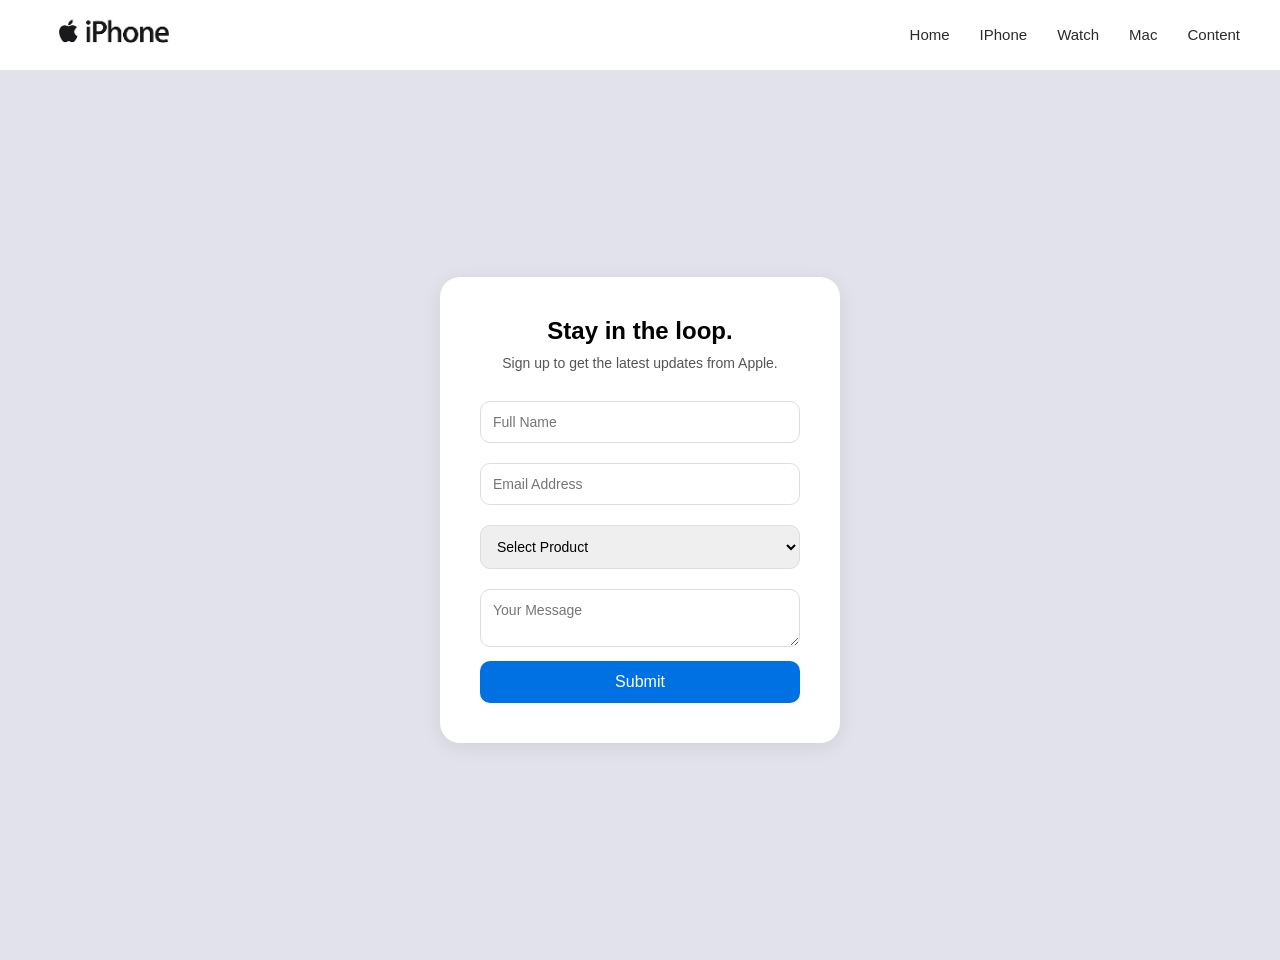
<file: content.html>
<!DOCTYPE html>
<html lang="en">

<head>
    <meta charset="UTF-8">
    <meta name="viewport" content="width=device-width, initial-scale=1.0">
    <title>Document</title>
    <link rel="stylesheet" href="style.css">
</head>

<body>
    <nav class="nav">
        <div class="navbar">
            <div class="logo">
                <img src="[data-uri]"
                    alt="">
            </div>
            <div class="list">
                <ul>
                    <li> <a href="index.html">Home</a> </li>
                    <li> <a href="iphone.html">IPhone</a> </li>
                    <li> <a href="watch.html">Watch</a> </li>
                    <li> <a href="mac.html">Mac</a> </li>

                    <li> <a href="content.html">Content</a> </li>
                </ul>
            </div>
        </div>
    </nav>

    <section class="form-section">

        <div class="form-box">
            <h2>Stay in the loop.</h2>
            <p>Sign up to get the latest updates from Apple.</p>

            <form>
                <input type="text" placeholder="Full Name" required>
                <input type="email" placeholder="Email Address" required>

                <select>
                    <option>Select Product</option>
                    <option>iPhone</option>
                    <option>MacBook</option>
                    <option>Watach</option>
                </select>

                <textarea placeholder="Your Message"></textarea>

                <button type="submit">Submit</button>
            </form>
        </div>

    </section>
</body>

</html>
</file>
<file: style.css>
* {
  margin: 0;
  padding: 0;
  box-sizing: border-box;
  font-family: Arial, sans-serif;
}
.navbar {
  position: fixed;
  top: 0;
  width: 100%;
  z-index: 1000;
  background-color: white;
}

.nav {
  width: 100%;
  background-color: #f1efef;
  position: static;
}

.navbar {
  display: flex;
  align-items: center;
  justify-content: space-between;
  padding: 0 40px;
  height: 70px;
}

.logo img {
  height: 70px;
  width: 100%;
  cursor: pointer;
}

.list ul {
  display: flex;
  list-style: none;
  gap: 30px;
}

.list ul li a {
  text-decoration: none;
  color: #1b1919ec;
  font-size: 15px;
  transition: 0.3s;
}

.list ul li a:hover {
  color: #2e3b5b7e;
}

@media (max-width: 768px) {
  .navbar {
    flex-direction: column;
    height: auto;
    padding: 15px;
  }

  .list ul {
    flex-direction: column;
    gap: 15px;
    margin-top: 10px;
  }
}

.logo-img {
  height: 100vh;
  background-image: url("https://images.unsplash.com/photo-1540726811314-7648cc1b4426?w=600&auto=format&fit=crop&q=60&ixlib=rb-4.1.0&ixid=M3wxMjA3fDB8MHxzZWFyY2h8MTB8fGFwcGxlJTIwbG9nb3xlbnwwfHwwfHx8MA%3D%3D");

  background-repeat: no-repeat;
  background-size: cover;
  background-position: center;
}

.text {
  position: absolute;
  top: 70%;
  left: 50%;
  transform: translate(-50%, -50%);
  font-size: 3rem;
  color: rgb(255, 247, 247);
  text-align: center;
}

.h2 {
  font-family: Cambria, Cochin, Georgia, Times, "Times New Roman", serif;
  font-weight: bold;
}
.per {
  font-size: 1.4rem;
  padding-top: 2rem;
}

.btn {
  padding: 1rem;
  background-color: rgb(38, 38, 41);
  border-radius: 2rem;
  color: #5d7bbd;
  transition: ease 1s;
  text-decoration: none;
  font-size: 1rem;
  font-family: Verdana, Geneva, Tahoma, sans-serif;
}

.btn:hover {
  background-color: rgb(90, 88, 88);
  border: 2px solid #101931;
  box-shadow: 3px 3px #292d3b;
  color: white;
}

.content {
  background-color: #1c0702;
  width: 100%;
  height: 10 0vh;
  display: flex;
  align-items: center;
  float: right;
}
.card-1 img {
  width: 100%;
  height: 90vh;
  padding: 20px;
  text-align: center;
  border-radius: 2rem;
  border-radius: 5rem;
}
.card-box {
  display: flex;
  justify-content: space-between;
  gap: 90px;
  padding: 20px;
}

h4 {
  font-size: 3rem;
  color: white;
  padding-left: 90px;
  font-family: Georgia, "Times New Roman", Times, serif;
}

.p {
  font-size: 1.5rem;
  color: white;
  padding-top: 10px;
  padding-left: 90px;
  font-family: Georgia, "Times New Roman", Times, serif;
}

.xdd {
  margin-top: 20px;
  margin-left: 80px;
  padding: 10px 30px;
  border: none;
  background-color: #534949;
  color: white;
  border-radius: 10px;
  cursor: pointer;
  letter-spacing: 2px;
  transition: ease 1s;
}

.xyj {
  color: white;
  padding-top: 10px;
  font-family: Georgia, "Times New Roman", Times, serif;

  display: flex;
  flex-direction: column;
  align-items: center;
  text-align: center;
}

.xdd:hover {
  background-color: rgb(233, 157, 95);
  color: #1c0702;
  box-shadow: #534949 4px 4px;
  border: 2px solid wheat;
}
@media (max-width: 768px) {
  .content {
    flex-direction: column;
    align-items: center;
  }

  .card-box {
    width: 100%;
  }

  .card-1 {
    width: 100%;
  }

  .card-1 img {
    width: 100%;
    height: 220px;
    object-fit: cover;
  }

  .xyj {
    text-align: center;
    padding: 10px;
  }

  .xdd {
    width: 100%;
    max-width: 200px;
  }
}

.main-container {
  display: flex;
  justify-content: space-between;
  align-items: flex-start;
  padding: 40px 80px;
  background: #f5f5f7;
}

.i-card,
.two-card {
  width: 40%;
  background: #fff;
  border-radius: 20px;
  padding: 25px;
  text-align: center;
  box-shadow: 0 4px 15px rgba(0, 0, 0, 0.08);
  border: 1px solid #ddd;
  transition: 0.3s;
  margin-top: 110px;
}

.i-card:hover,
.two-card:hover {
  transform: translateY(-8px);
}

.i-card img,
.two-card img {
  width: 100%;
  border-radius: 12px;
  margin: 15px 0;
  transition: 0.3s;
}

.i-card:hover img,
.two-card:hover img {
  transform: scale(1.08);
}

.i-card h2,
.two-card h2 {
  font-size: 20px;
  color: #1d1d1f;
  margin-bottom: 10px;
}

.i-card p,
.two-card p {
  font-size: 14px;
  color: #555;
  margin-bottom: 20px;
}

.i-card button,
.two-card button {
  padding: 10px 25px;
  background: #285aff;
  color: white;
  border: none;
  border-radius: 20px;
  cursor: pointer;
  transition: 0.3s;
}

.i-card button:hover,
.two-card button:hover {
  background: #000;
}

@media (max-width: 768px) {
  .main-container {
    flex-direction: column;
    align-items: center; 
    padding: 20px;
  }

  .i-card,
  .two-card {
    width: 100%; 
    max-width: 350px;
  }
}

body {
  background: #e2e2ec;
  font-family: Arial, sans-serif;
}

.form-section {
  display: flex;
  justify-content: center;
  align-items: center;
  height: 100vh;
  margin-top: 60px;
  
}


.form-box {
  background: #fff;
  padding: 40px;
  width: 400px;
  border-radius: 20px;
  text-align: center;
  box-shadow: 0 4px 20px rgba(0, 0, 0, 0.08);
}


.form-box h2 {
  margin-bottom: 10px;
}

.form-box p {
  font-size: 14px;
  margin-bottom: 20px;
  color: #555;
}

form input,
form select,
form textarea {
  width: 100%;
  padding: 12px;
  margin: 10px 0;
  border-radius: 10px;
  border: 1px solid #ddd;
  outline: none;
  font-size: 14px;
}

form input:focus,
form select:focus,
form textarea:focus {
  border-color: #0071e3;
}

form button {
  width: 100%;
  padding: 12px;
  background: #0071e3;
  color: #fff;
  border: none;
  border-radius: 10px;
  font-size: 16px;
  cursor: pointer;
  transition: ease 1s;
}

form button:hover {
  background: #3e454b;
}
</file>
